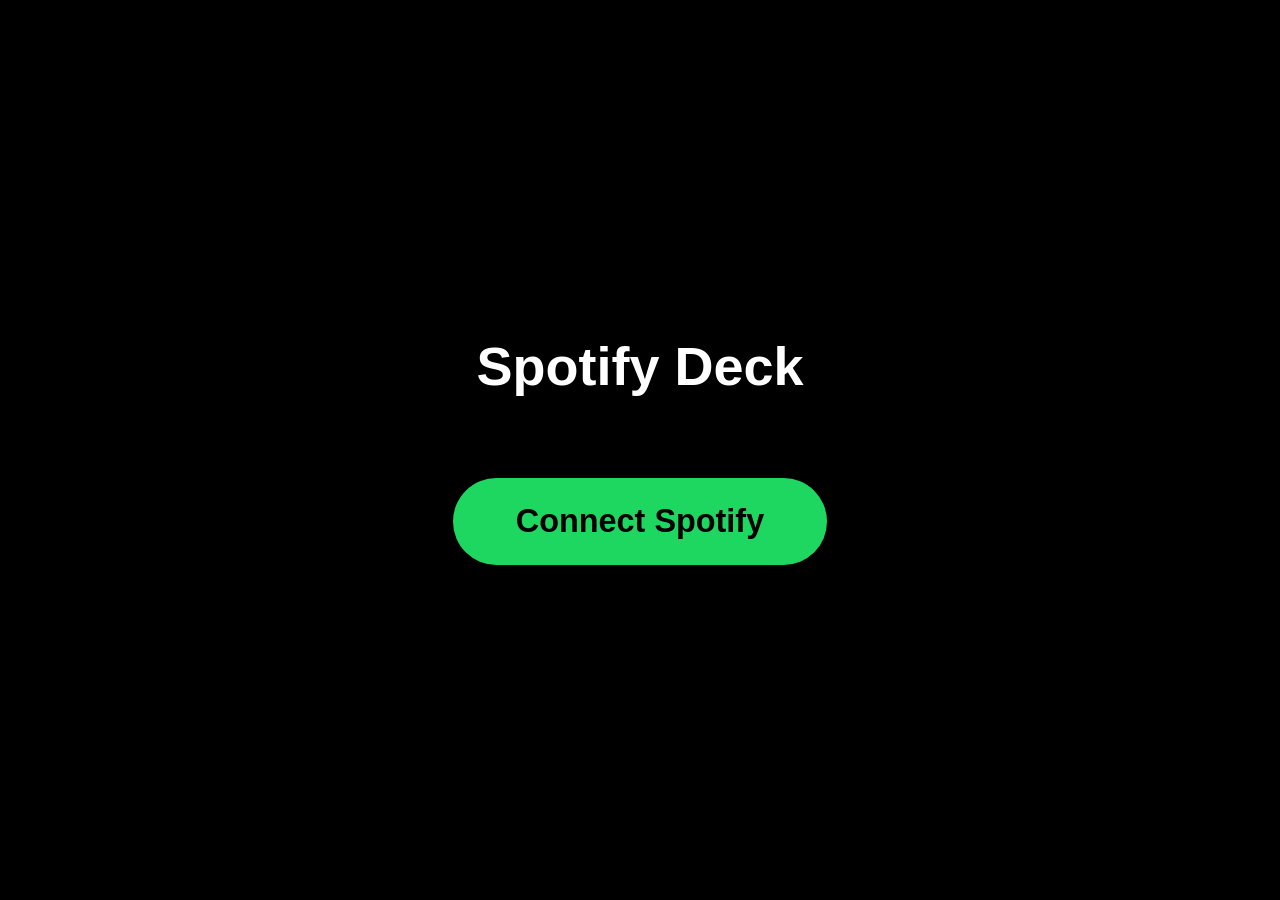
<file: index.html>
<!DOCTYPE html>
<html lang="en" manifest="deck.appcache">
<head>
  <meta charset="utf-8">
  <meta name="viewport" content="width=device-width, initial-scale=1, maximum-scale=1, user-scalable=no, viewport-fit=cover">
  <meta name="apple-mobile-web-app-capable" content="yes">
  <meta name="mobile-web-app-capable" content="yes">
  <meta name="apple-mobile-web-app-status-bar-style" content="black-translucent">
  <meta name="apple-mobile-web-app-title" content="Deck">
  <meta name="format-detection" content="telephone=no">
  <meta name="referrer" content="no-referrer">
  <!-- The login lives in this page's storage, so only run our own scripts (and the QR code maker)
       and only talk to Spotify. -->
  <meta http-equiv="Content-Security-Policy" content="script-src 'self' https://cdnjs.cloudflare.com; connect-src 'self' https://api.spotify.com https://accounts.spotify.com https://open.spotify.com; object-src 'none'; base-uri 'self'; form-action 'none'">
  <title>Spotify Deck</title>
  <link rel="apple-touch-icon" href="icon.png">
  <link rel="icon" href="icon.png">
  <link rel="stylesheet" href="css/deck.css">
  <link rel="stylesheet" href="css/records.css">
</head>
<body>
  <!-- Album-art background: two tiny canvases, scaled up and crossfaded -->
  <canvas id="bg0" class="bg" width="10" height="10"></canvas>
  <canvas id="bg1" class="bg" width="10" height="10"></canvas>

  <!-- First-run login (should only ever be seen once) -->
  <section id="login" class="screen hidden">
    <div class="login-box">
      <h1>Spotify Deck</h1>
      <p id="login-msg" class="login-msg"></p>
      <button id="login-btn" class="big-btn">Connect Spotify</button>
      <p id="login-hint" class="fine login-hint hidden">Spotify's login page doesn't work on iOS 12,
        so the login comes from a computer:<br><br>
        1. On the computer, open this deck's address and connect Spotify.<br>
        2. Hold its top-left corner for 2 seconds and choose <b>Send login to iPad</b>.<br>
        3. On this iPad, end Guided Access and delete the Deck icon.<br>
        4. Scan the code with the Camera app and tap the banner.<br>
        5. Tap <b>Share → Add to Home Screen</b>, then open Deck.</p>
    </div>
  </section>

  <!-- Now playing: the layout template below is stamped in here -->
  <main id="deck" class="screen hidden"></main>

  <!-- Idle clock when nothing is playing; drifts to avoid burn-in -->
  <section id="idle" class="screen hidden">
    <div id="clock" class="clock">
      <div id="clock-time" class="clock-time"></div>
      <div id="clock-date" class="clock-date"></div>
      <div id="clock-note" class="clock-note"></div>
    </div>
  </section>

  <!-- Record player: the bookshelf of saved albums, and a record's sleeve (js/records.js) -->
  <section id="shelf" class="shelf hidden">
    <div class="shelf-top">
      <span class="shelf-title">Records</span>
      <span id="shelf-count" class="shelf-count"></span>
      <form id="shelf-filter-form" class="shelf-search" action="#">
        <svg viewBox="0 0 24 24"><path d="M15.5 14h-.79l-.28-.27C15.41 12.59 16 11.11 16 9.5 16 5.91 13.09 3 9.5 3S3 5.91 3 9.5 5.91 16 9.5 16c1.61 0 3.09-.59 4.23-1.57l.27.28v.79l5 4.99L20.49 19l-4.99-5zm-6 0C7.01 14 5 11.99 5 9.5S7.01 5 9.5 5 14 7.01 14 9.5 11.99 14 9.5 14z"/></svg>
        <input id="shelf-filter" type="search" placeholder="Find a record"
          autocomplete="off" autocorrect="off" autocapitalize="off" spellcheck="false">
      </form>
      <button id="shelf-close" class="ctl shelf-close" aria-label="Close the shelf"><svg viewBox="0 0 24 24"><path d="M19 6.41L17.59 5 12 10.59 6.41 5 5 6.41 10.59 12 5 17.59 6.41 19 12 13.41 17.59 19 19 17.59 13.41 12z"/></svg></button>
    </div>
    <div class="shelf-bar">
      <span class="seg">
        <button data-shelf-view="covers">Covers</button><button data-shelf-view="spines">Spines</button>
      </span>
      <span class="seg shelf-sort">
        <button data-shelf-sort="added">Recently added</button><button data-shelf-sort="artist">Artist</button><button data-shelf-sort="title">Title</button>
      </span>
    </div>
    <div id="shelf-body" class="shelf-body scroll"><div id="shelf-rack" class="shelf-rack"></div></div>
    <div id="shelf-rail" class="shelf-rail"></div>
  </section>

  <section id="sleeve" class="sleeve hidden">
    <div class="sleeve-art">
      <div id="sleeve-disc" class="sleeve-disc"><i id="sleeve-label" class="sleeve-label"></i></div>
      <img id="sleeve-front" class="sleeve-front" alt="">
    </div>
    <div class="sleeve-back">
      <button id="sleeve-close" class="ctl sleeve-close" aria-label="Back to the shelf"><svg viewBox="0 0 24 24"><path d="M19 6.41L17.59 5 12 10.59 6.41 5 5 6.41 10.59 12 5 17.59 6.41 19 12 13.41 17.59 19 19 17.59 13.41 12z"/></svg></button>
      <div id="sleeve-title" class="sleeve-title"></div>
      <div id="sleeve-artist" class="sleeve-artist"></div>
      <div id="sleeve-format" class="sleeve-format"></div>
      <div id="sleeve-sides" class="sleeve-sides scroll"></div>
    </div>
  </section>

  <!-- Screen dim (set in settings) -->
  <div id="dim" class="dim"></div>
  <div id="status" class="status hidden"></div>

  <!-- Sheets -->
  <div id="scrim" class="scrim hidden"></div>

  <div id="picker" class="sheet hidden">
    <div class="sheet-header">
      <span class="sheet-title">Add to playlist<span id="picker-song" class="sheet-sub"></span></span>
      <button class="ctl sheet-close" aria-label="Close"><svg viewBox="0 0 24 24"><path d="M19 6.41L17.59 5 12 10.59 6.41 5 5 6.41 10.59 12 5 17.59 6.41 19 12 13.41 17.59 19 19 17.59 13.41 12z"/></svg></button>
    </div>
    <ul id="picker-list" class="sheet-list scroll"></ul>
  </div>

  <!-- Browse: your playlists, For you, one playlist's songs, or a search once something is typed -->
  <div id="browse" class="sheet hidden">
    <div class="sheet-header">
      <button id="browse-back" class="ctl sheet-back hidden" aria-label="Back"><svg viewBox="0 0 24 24"><path d="M20 11H7.83l5.59-5.59L12 4l-8 8 8 8 1.41-1.41L7.83 13H20v-2z"/></svg></button>
      <span id="browse-title" class="sheet-title">Browse</span>
      <button class="ctl sheet-close" aria-label="Close"><svg viewBox="0 0 24 24"><path d="M19 6.41L17.59 5 12 10.59 6.41 5 5 6.41 10.59 12 5 17.59 6.41 19 12 13.41 17.59 19 19 17.59 13.41 12z"/></svg></button>
    </div>
    <form id="search-form" class="search" action="#">
      <svg class="search-icon" viewBox="0 0 24 24"><path d="M15.5 14h-.79l-.28-.27C15.41 12.59 16 11.11 16 9.5 16 5.91 13.09 3 9.5 3S3 5.91 3 9.5 5.91 16 9.5 16c1.61 0 3.09-.59 4.23-1.57l.27.28v.79l5 4.99L20.49 19l-4.99-5zm-6 0C7.01 14 5 11.99 5 9.5S7.01 5 9.5 5 14 7.01 14 9.5 11.99 14 9.5 14z"/></svg>
      <input id="search-input" class="search-input" type="search" placeholder="Search songs, artists and albums"
        autocomplete="off" autocorrect="off" autocapitalize="off" spellcheck="false">
      <button id="search-clear" class="search-clear hidden" type="button" aria-label="Clear search"><svg viewBox="0 0 24 24"><path d="M19 6.41L17.59 5 12 10.59 6.41 5 5 6.41 10.59 12 5 17.59 6.41 19 12 13.41 17.59 19 19 17.59 13.41 12z"/></svg></button>
    </form>
    <div id="browse-tabs" class="seg browse-tabs"><button data-tab="playlists">Playlists</button><button data-tab="foryou">For you</button></div>
    <ul id="browse-list" class="sheet-list scroll"></ul>
  </div>

  <div id="newpl" class="sheet hidden">
    <div class="sheet-header">
      <span class="sheet-title"><span id="newpl-title">New playlist</span><span id="newpl-song" class="sheet-sub"></span></span>
      <button class="ctl sheet-close" aria-label="Close"><svg viewBox="0 0 24 24"><path d="M19 6.41L17.59 5 12 10.59 6.41 5 5 6.41 10.59 12 5 17.59 6.41 19 12 13.41 17.59 19 19 17.59 13.41 12z"/></svg></button>
    </div>
    <form id="newpl-form" action="#">
      <div class="search">
        <input id="newpl-name" class="search-input" type="text" placeholder="Name" maxlength="100"
          autocomplete="off" autocorrect="off" spellcheck="false">
      </div>
      <button id="newpl-create" class="wide-btn newpl-create">Create</button>
      <p id="newpl-msg" class="newpl-msg"></p>
    </form>
  </div>

  <div id="devices" class="sheet hidden">
    <div class="sheet-header">
      <span>Play on</span>
      <button class="ctl sheet-close" aria-label="Close"><svg viewBox="0 0 24 24"><path d="M19 6.41L17.59 5 12 10.59 6.41 5 5 6.41 10.59 12 5 17.59 6.41 19 12 13.41 17.59 19 19 17.59 13.41 12z"/></svg></button>
    </div>
    <ul id="devices-list" class="sheet-list scroll"></ul>
  </div>

  <!-- Hidden settings: 2 s long-press in the top-left corner -->
  <div id="settings-hotspot" class="hotspot"></div>
  <div id="settings" class="sheet hidden">
    <div class="sheet-header">
      <span>Settings</span>
      <button class="ctl sheet-close" aria-label="Close"><svg viewBox="0 0 24 24"><path d="M19 6.41L17.59 5 12 10.59 6.41 5 5 6.41 10.59 12 5 17.59 6.41 19 12 13.41 17.59 19 19 17.59 13.41 12z"/></svg></button>
    </div>
    <div class="sheet-body scroll">
      <div class="row">
        <span class="row-label">Mode</span>
        <span class="seg">
          <button data-setting="mode" data-value="classic">Classic</button><button data-setting="mode" data-value="record">Record player</button>
        </span>
      </div>
      <div class="row">
        <span class="row-label">Dim screen</span>
        <span class="seg">
          <button data-setting="dim" data-value="0">Off</button><button data-setting="dim" data-value="1">Low</button><button data-setting="dim" data-value="2">High</button>
        </span>
      </div>
      <div class="row">
        <span class="row-label">Idle clock</span>
        <span class="seg">
          <button data-setting="idleDim" data-value="0">Dim</button><button data-setting="idleDim" data-value="1">Dimmer</button>
        </span>
      </div>
      <button id="devices-btn" class="wide-btn">Choose device</button>
      <button id="pair-btn" class="wide-btn">Send login to iPad</button>
      <button id="diag-btn" class="wide-btn">Diagnostics</button>
      <button id="reload-btn" class="wide-btn">Reload</button>
      <button id="logout-btn" class="wide-btn danger">Log out</button>
      <p id="login-expiry" class="fine"></p>
    </div>
  </div>

  <!-- What went wrong lately: the iPad has no console -->
  <div id="diag" class="sheet hidden">
    <div class="sheet-header">
      <span>Diagnostics</span>
      <button class="ctl sheet-close" aria-label="Close"><svg viewBox="0 0 24 24"><path d="M19 6.41L17.59 5 12 10.59 6.41 5 5 6.41 10.59 12 5 17.59 6.41 19 12 13.41 17.59 19 19 17.59 13.41 12z"/></svg></button>
    </div>
    <ul id="diag-list" class="sheet-list diag-list scroll"></ul>
  </div>

  <!-- Pairing: a QR code that hands this browser's login to the iPad -->
  <div id="pairing" class="sheet hidden">
    <div class="sheet-header">
      <span>Send login to iPad</span>
      <button class="ctl sheet-close" aria-label="Close"><svg viewBox="0 0 24 24"><path d="M19 6.41L17.59 5 12 10.59 6.41 5 5 6.41 10.59 12 5 17.59 6.41 19 12 13.41 17.59 19 19 17.59 13.41 12z"/></svg></button>
    </div>
    <div class="sheet-body scroll pair-body">
      <div id="pair-qr" class="pair-qr"></div>
      <p class="fine">On the iPad, open the <b>Camera</b> app, point it at this code and tap the banner.
        In Safari, tap <b>Share → Add to Home Screen</b>, then open Deck from the Home Screen.
        This browser is now logged out. Close this when you're done.</p>
    </div>
  </div>

  <div id="toast" class="toast hidden"></div>

  <!-- ===== Layout (see the comment at the top of js/deck.js) =====
       Responsive, blurred album-art background. Up next opens with the queue button. -->
  <template id="tpl-classic">
    <div class="theme t-classic">
      <img class="art" data-art alt="">
      <div class="meta">
        <div class="title" data-t="title"></div>
        <div class="artist" data-t="artist"></div>
        <div class="album" data-t="album"></div>
        <div class="seek" data-seek-control>
          <div class="progress"><div class="progress-fill" data-p="s"></div></div>
          <div class="seek-rail" data-p="x"><div class="seek-thumb"></div></div>
        </div>
        <div class="times"><span data-t="elapsed"></span><button class="device" data-action="devices" aria-label="Choose device"><svg viewBox="0 0 24 24"><path d="M17 2H7c-1.1 0-2 .9-2 2v16c0 1.1.9 2 2 2h10c1.1 0 2-.9 2-2V4c0-1.1-.9-2-2-2zm-5 2c1.1 0 2 .9 2 2s-.9 2-2 2-2-.9-2-2 .9-2 2-2zm0 16c-2.76 0-5-2.24-5-5s2.24-5 5-5 5 2.24 5 5-2.24 5-5 5zm0-8c-1.66 0-3 1.34-3 3s1.34 3 3 3 3-1.34 3-3-1.34-3-3-3z"/></svg><span data-t="status"></span></button><span data-t="duration"></span></div>
        <div class="controls">
          <button class="ctl ctl-like" data-action="like" aria-label="Like">
            <svg class="i-heart-off" viewBox="0 0 24 24"><path d="M16.5 3c-1.74 0-3.41.81-4.5 2.09C10.91 3.81 9.24 3 7.5 3 4.42 3 2 5.42 2 8.5c0 3.78 3.4 6.86 8.55 11.54L12 21.35l1.45-1.32C18.6 15.36 22 12.28 22 8.5 22 5.42 19.58 3 16.5 3zm-4.4 15.55l-.1.1-.1-.1C7.14 14.24 4 11.39 4 8.5 4 6.5 5.5 5 7.5 5c1.54 0 3.04.99 3.57 2.36h1.87C13.46 5.99 14.96 5 16.5 5c2 0 3.5 1.5 3.5 3.5 0 2.89-3.14 5.74-7.9 10.05z"/></svg>
            <svg class="i-heart-on" viewBox="0 0 24 24"><path d="M12 21.35l-1.45-1.32C5.4 15.36 2 12.28 2 8.5 2 5.42 4.42 3 7.5 3c1.74 0 3.41.81 4.5 2.09C13.09 3.81 14.76 3 16.5 3 19.58 3 22 5.42 22 8.5c0 3.78-3.4 6.86-8.55 11.54L12 21.35z"/></svg>
          </button>
          <button class="ctl" data-action="prev" aria-label="Previous"><svg class="i-skip" viewBox="0 0 24 24"><path d="M6 6h2v12H6zm3.5 6l8.5 6V6z"/></svg><svg class="i-ep" viewBox="0 0 24 24"><path d="M12 5V1L7 6l5 5V7c3.31 0 6 2.69 6 6s-2.69 6-6 6-6-2.69-6-6H4c0 4.42 3.58 8 8 8s8-3.58 8-8-3.58-8-8-8z"/><text x="12" y="15.6" text-anchor="middle" font-size="7" font-weight="700">15</text></svg></button>
          <button class="ctl ctl-main" data-action="play" aria-label="Play or pause">
            <svg class="i-play" viewBox="0 0 24 24"><path d="M8 5v14l11-7z"/></svg>
            <svg class="i-pause" viewBox="0 0 24 24"><path d="M6 19h4V5H6v14zm8-14v14h4V5h-4z"/></svg>
          </button>
          <button class="ctl" data-action="next" aria-label="Next"><svg class="i-skip" viewBox="0 0 24 24"><path d="M6 18l8.5-6L6 6v12zM16 6v12h2V6h-2z"/></svg><svg class="i-ep" viewBox="0 0 24 24"><path d="M12 5V1l5 5-5 5V7c-3.31 0-6 2.69-6 6s2.69 6 6 6 6-2.69 6-6h2c0 4.42-3.58 8-8 8s-8-3.58-8-8 3.58-8 8-8z"/><text x="12" y="15.6" text-anchor="middle" font-size="7" font-weight="700">30</text></svg></button>
          <button class="ctl" data-action="add" aria-label="Add to playlist"><svg viewBox="0 0 24 24"><path d="M14 10H2v2h12v-2zm0-4H2v2h12V6zm4 8v-4h-2v4h-4v2h4v4h2v-4h4v-2h-4zM2 16h8v-2H2v2z"/></svg></button>
          <button class="ctl" data-action="browse" aria-label="Browse playlists and search"><svg viewBox="0 0 24 24"><path d="M15.5 14h-.79l-.28-.27C15.41 12.59 16 11.11 16 9.5 16 5.91 13.09 3 9.5 3S3 5.91 3 9.5 5.91 16 9.5 16c1.61 0 3.09-.59 4.23-1.57l.27.28v.79l5 4.99L20.49 19l-4.99-5zm-6 0C7.01 14 5 11.99 5 9.5S7.01 5 9.5 5 14 7.01 14 9.5 11.99 14 9.5 14z"/></svg></button>
        </div>
        <div class="c-extras">
          <button class="ctl c-mode c-shuffle" data-action="shuffle" aria-label="Shuffle"><svg viewBox="0 0 24 24"><path d="M10.59 9.17L5.41 4 4 5.41l5.17 5.17 1.42-1.41zM14.5 4l2.04 2.04L4 18.59 5.41 20 17.96 7.46 20 9.5V4h-5.5zm.33 9.41l-1.41 1.41 3.13 3.13L14.5 20H20v-5.5l-2.04 2.04-3.13-3.13z"/></svg></button>
          <button class="ctl c-mode c-repeat" data-action="repeat" aria-label="Repeat"><svg viewBox="0 0 24 24"><path d="M7 7h10v3l4-4-4-4v3H5v6h2V7zm10 10H7v-3l-4 4 4 4v-3h12v-6h-2v4z"/><text class="i-one" x="12" y="14.6" text-anchor="middle" font-size="7.5" font-weight="700">1</text></svg></button>
          <div class="c-vol" data-show="volume">
            <svg class="c-volicon" viewBox="0 0 24 24"><path d="M18.5 12c0-1.77-1.02-3.29-2.5-4.03v8.05c1.48-.73 2.5-2.25 2.5-4.02zM5 9v6h4l5 5V4L9 9H5z"/></svg>
            <div class="c-voltrack" data-vol-control="slider" role="slider" aria-label="Volume"><div class="c-volfill" data-v="w"></div><div class="c-volthumb" data-v="l"></div></div>
            <svg class="c-volicon" viewBox="0 0 24 24"><path d="M3 9v6h4l5 5V4L7 9H3zm13.5 3c0-1.77-1.02-3.29-2.5-4.03v8.05c1.48-.73 2.5-2.25 2.5-4.02zM14 3.23v2.06c2.89.86 5 3.54 5 6.71s-2.11 5.85-5 6.71v2.06c4.01-.91 7-4.49 7-8.77s-2.99-7.86-7-8.77z"/></svg>
          </div>
          <button class="ctl c-queue-btn" data-action="queue" aria-label="Show or hide up next"><svg viewBox="0 0 24 24"><path d="M15 6H3v2h12V6zm0 4H3v2h12v-2zM3 16h8v-2H3v2zM17 6v8.18c-.31-.11-.65-.18-1-.18-1.66 0-3 1.34-3 3s1.34 3 3 3 3-1.34 3-3V8h3V6h-5z"/></svg></button>
        </div>
        <div class="c-queue">
          <div class="c-label">Up next</div>
          <div class="c-qlist scroll" data-queue-list></div>
          <div class="c-qempty" data-show="!queue">Nothing queued</div>
        </div>
      </div>
    </div>
  </template>

  <!-- Record player: drawn at 1024×768 and scaled to the screen. js/records.js places the
       platter and tonearm and runs them; data-rec marks its buttons and texts. -->
  <template id="tpl-turntable">
    <div class="tt">
      <i class="tt-glow"></i>
      <div class="tt-plinth"></div>
      <div class="tt-mat" data-rec="platter"><span class="tt-hint">Tap to choose a record</span></div>
      <div class="tt-flip"><canvas class="tt-vinyl"></canvas></div>
      <i class="tt-sheen"></i>
      <i class="tt-spindle"></i>
      <i class="tt-armrest"></i>
      <i class="tt-armbase"></i>
      <div class="tt-arm"><i class="tt-weight"></i><i class="tt-tube"></i><i class="tt-head"></i><i class="tt-grab"></i></div>
      <button class="tt-start" data-rec="motor" aria-label="Start or stop the platter">
        <i class="tt-led"></i><span class="lbl-start">Start</span><span class="lbl-stop">Stop</span>
      </button>
      <div class="tt-speed"><span class="sp-33">33⅓</span><span class="sp-45">45</span></div>
      <div class="tt-panel">
        <button class="tt-btn tt-records" data-rec="shelf">
          <svg viewBox="0 0 24 24"><path d="M3 4h3v16H3zm4.5 0h3v16h-3zm4.6.6l2.9-.8 4.2 15.4-2.9.8z"/></svg>Records
        </button>
        <div class="tt-stand"><img class="tt-cover" alt=""><span class="tt-stand-empty">No record</span></div>
        <div class="tt-info">
          <div class="tt-side" data-rec-t="side"></div>
          <div class="tt-album" data-rec-t="album"></div>
          <div class="tt-artist" data-rec-t="artist"></div>
          <div class="tt-track" data-rec-t="track"></div>
          <div class="tt-time" data-rec-t="time"></div>
        </div>
        <div class="tt-elsewhere hidden">
          <div class="tt-elsewhere-text" data-rec-t="elsewhere"></div>
          <button class="tt-btn tt-small" data-action="play">Pause it</button>
        </div>
        <div class="tt-buttons">
          <button class="tt-btn tt-cue" data-rec="cue">
            <svg viewBox="0 0 24 24"><path d="M5 19h14v2H5zM11 3h2v11.2l3.6-3.6 1.4 1.4-6 6-6-6 1.4-1.4 3.6 3.6z"/></svg><span data-rec-t="cue"></span>
          </button>
          <button class="tt-btn tt-flipbtn" data-rec="flip">
            <svg viewBox="0 0 24 24"><path d="M12 4a8 8 0 0 1 7.7 5.9l1.9-.6A10 10 0 0 0 4 7.3V4H2v7h7V9H5.1A8 8 0 0 1 12 4zm0 16a8 8 0 0 1-7.7-5.9l-1.9.6A10 10 0 0 0 20 16.7V20h2v-7h-7v2h3.9A8 8 0 0 1 12 20z"/></svg>Flip record
          </button>
        </div>
        <div class="tt-vol" data-show="volume">
          <svg viewBox="0 0 24 24"><path d="M5 9v6h4l5 5V4L9 9H5z"/></svg>
          <div class="tt-voltrack" data-vol-control role="slider" aria-label="Volume"><div class="tt-volfill" data-v="w"></div><i class="tt-volthumb" data-v="l"></i></div>
        </div>
      </div>
    </div>
  </template>

  <script src="js/version.js"></script>
  <script src="js/config.js"></script>
  <script src="js/log.js"></script>
  <script src="js/auth.js"></script>
  <script src="js/spotify.js"></script>
  <script src="js/queue.js"></script>
  <script src="js/foryou.js"></script>
  <script src="js/browse.js"></script>
  <script src="js/records.js"></script>
  <script src="js/deck.js"></script>
</body>
</html>
</file>
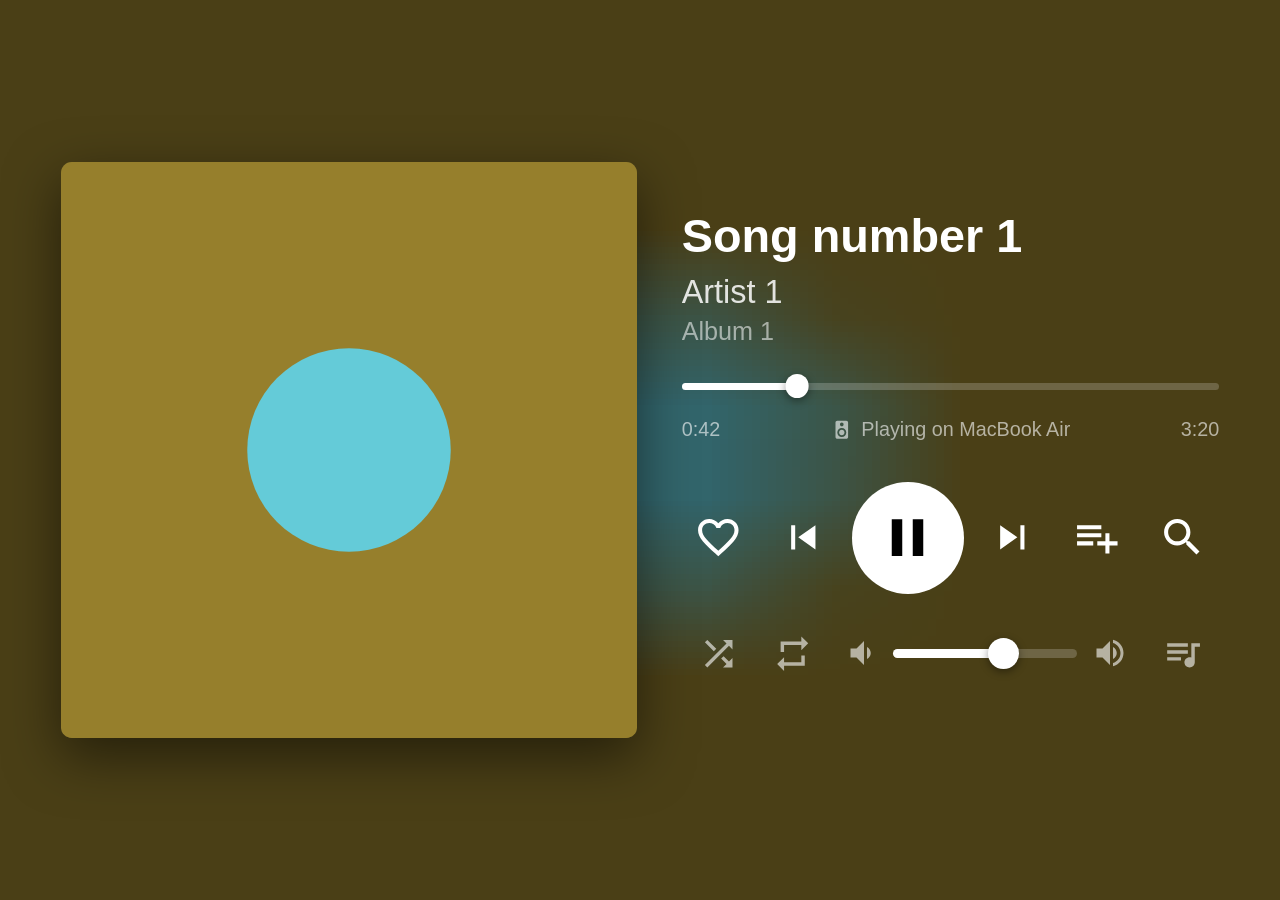
<file: tests/mock.html>
<!DOCTYPE html>
<meta charset="utf-8">
<!-- The real deck with a fake Spotify: ./serve.sh, then http://127.0.0.1:8888/tests/mock.html -->
<script>
  var xhr = new XMLHttpRequest();
  xhr.open('GET', '../index.html', false);
  xhr.send();
  document.open();
  document.write(xhr.responseText
    .replace(' manifest="deck.appcache"', '')
    .replace('<head>', '<head><base href="../">')
    .replace('<script src="js/version.js">', '<script src="tests/mock-spotify.js"><\/script><script src="js/version.js">'));
  document.close();
</script>
</file>
<file: css/deck.css>
/* Spotify Deck: landscape-first, big touch targets, no zoom or selection.
   Targets Safari 12.1: no flexbox gap, no aspect-ratio, no inset. */
* { box-sizing: border-box; -webkit-tap-highlight-color: transparent; }
html, body {
  margin: 0; height: 100%; overflow: hidden; position: fixed; width: 100%;
  background: #000; color: #fff;
  font-family: -apple-system, "Helvetica Neue", Helvetica, Arial, sans-serif;
  -webkit-user-select: none; user-select: none;
  -webkit-touch-callout: none;
  -webkit-text-size-adjust: 100%;
  touch-action: manipulation;
}
button {
  font: inherit; color: inherit; background: none; border: 0; padding: 0; margin: 0;
  outline: none; -webkit-appearance: none; cursor: pointer;
}
svg { display: block; }
.t-classic svg, .sheet-header svg { fill: currentColor; }
.hidden { display: none !important; }

/* Background: a 10×10 canvas stretched to full screen reads as a soft blur */
.bg {
  position: fixed; top: 0; left: 0; width: 100%; height: 100%;
  opacity: 0; transition: opacity 1.2s ease;
}
.bg.on { opacity: 1; }

.screen {
  position: fixed; top: 0; left: 0; right: 0; bottom: 0;
  display: -webkit-flex; display: flex; -webkit-align-items: center; align-items: center;
  -webkit-justify-content: center; justify-content: center;
}

/* ---- Now playing ---- */
/* Two-state icons */
.i-pause, .i-heart-on, .i-ep, .i-one { display: none; }
.is-episode .i-skip { display: none; }
.is-episode .i-ep, .is-repeat-one .i-one { display: block; }
.is-playing .i-play, .is-liked .i-heart-off { display: none; }
.is-playing .i-pause, .is-liked .i-heart-on { display: block; }

.t-classic {
  width: 100%; height: 100%; padding: 5vmin; background: rgba(0, 0, 0, 0.5);
  display: -webkit-flex; display: flex; -webkit-align-items: center; align-items: center;
  -webkit-justify-content: center; justify-content: center;
}
.art {
  width: 64vmin; height: 64vmin; -webkit-flex: none; flex: none;
  border-radius: 1.2vmin; object-fit: cover; background: rgba(255, 255, 255, 0.06);
  box-shadow: 0 2vmin 6vmin rgba(0, 0, 0, 0.5);
  transition: opacity 0.35s ease;
}
.art.fading, .is-skipping .art { opacity: 0.3; }
.meta { margin-left: 5vmin; -webkit-flex: 0 1 42vw; flex: 0 1 42vw; min-width: 0; max-width: 80vmin; }
.title {
  font-size: 5.2vmin; font-weight: 700; line-height: 1.15;
  display: -webkit-box; -webkit-line-clamp: 2; -webkit-box-orient: vertical; overflow: hidden;
}
.artist, .album, .device span { white-space: nowrap; overflow: hidden; text-overflow: ellipsis; }
.artist { font-size: 3.6vmin; opacity: 0.85; margin-top: 1.2vmin; }
.album { font-size: 2.8vmin; opacity: 0.55; margin-top: 0.6vmin; }

/* Progress bar inside a taller touch area, so a finger can drag it */
.seek { position: relative; height: 6vmin; margin-top: 1.5vmin; touch-action: none; }
.progress {
  position: absolute; left: 0; right: 0; top: 2.6vmin;
  height: 0.8vmin; background: rgba(255, 255, 255, 0.2); border-radius: 0.4vmin; overflow: hidden;
}
.progress-fill {
  height: 100%; width: 100%; background: #fff;
  -webkit-transform-origin: 0 0; transform-origin: 0 0;
  -webkit-transform: scaleX(0); transform: scaleX(0);
  transition: -webkit-transform 1s linear; transition: transform 1s linear;
}

.seek-thumb {
  display: none; position: absolute; left: 0; top: 1.7vmin; width: 2.6vmin; height: 2.6vmin; margin-left: -1.3vmin;
  border-radius: 50%; background: #fff; box-shadow: 0 0.3vmin 1vmin rgba(0, 0, 0, 0.4);
}
/* A full-width strip that slides along with the thumb on it: moving it by transform costs no layout */
.seek-rail {
  position: absolute; top: 0; left: 0; width: 100%; height: 100%; pointer-events: none;
  transition: -webkit-transform 1s linear; transition: transform 1s linear;
}
.can-seek .seek-thumb { display: block; }
.seeking .seek-thumb { top: 1.2vmin; width: 3.6vmin; height: 3.6vmin; margin-left: -1.8vmin; }
.seeking .progress-fill, .seeking .seek-rail { transition: none; }
.times {
  display: -webkit-flex; display: flex; -webkit-align-items: center; align-items: center;
  font-size: 2.2vmin; font-variant-numeric: tabular-nums;
}
.times > span:first-child, .times > span:last-child { -webkit-flex: none; flex: none; opacity: 0.6; }
/* The device name is a button, with a touch area taller than its text */
.device {
  -webkit-flex: 1; flex: 1; min-width: 0; height: 6.4vmin; margin: -1.4vmin 1.5vmin; padding: 0 1vmin;
  border-radius: 1.4vmin; opacity: 0.6; visibility: hidden;
  display: -webkit-flex; display: flex; -webkit-align-items: center; align-items: center;
  -webkit-justify-content: center; justify-content: center;
}
.has-device .device { visibility: visible; }
.device:active { background: rgba(255, 255, 255, 0.15); }
.device svg { width: 2.4vmin; height: 2.4vmin; margin-right: 1vmin; -webkit-flex: none; flex: none; }
.device span { min-width: 0; }
.seeking .times > span:first-child { opacity: 1; font-weight: 600; }

.controls {
  display: -webkit-flex; display: flex; -webkit-align-items: center; align-items: center;
  -webkit-justify-content: space-between; justify-content: space-between;
  margin-top: 4vmin;
}
.ctl {
  width: 12vmin; height: 12vmin; border-radius: 50%;
  display: -webkit-flex; display: flex; -webkit-align-items: center; align-items: center;
  -webkit-justify-content: center; justify-content: center;
}
.ctl svg { width: 6.5vmin; height: 6.5vmin; }
.ctl:active { background: rgba(255, 255, 255, 0.15); }
.ctl-main { width: 17vmin; height: 17vmin; background: #fff; color: #000; }
.ctl-main svg { width: 9vmin; height: 9vmin; }
.ctl-main:active { background: rgba(255, 255, 255, 0.75); }

.is-liked .ctl-like { color: #1ed760; }

/* Six buttons have to fit beside the art in landscape. flex: none keeps them round
   (shrinking only their width would squash them into ovals). */
.controls .ctl { -webkit-flex: none; flex: none; }
@media (orientation: landscape) {
  .controls .ctl { width: 8.2vmin; height: 8.2vmin; }
  .controls .ctl svg { width: 5.4vmin; height: 5.4vmin; }
  .controls .ctl-main { width: 12.5vmin; height: 12.5vmin; }
  .controls .ctl-main svg { width: 7vmin; height: 7vmin; }
}

/* Volume slider and the Up next button, under the controls */
.c-extras {
  display: -webkit-flex; display: flex; -webkit-align-items: center; align-items: center; margin-top: 2.5vmin;
}
.c-vol { -webkit-flex: 1; flex: 1; min-width: 0; margin-right: 2vmin; display: -webkit-flex; display: flex; -webkit-align-items: center; align-items: center; }
.c-volicon { width: 4vmin; height: 4vmin; -webkit-flex: none; flex: none; opacity: 0.6; }
.c-voltrack { -webkit-flex: 1; flex: 1; height: 8vmin; margin: 0 1.6vmin; position: relative; touch-action: none; }
.c-voltrack:before {
  content: ''; position: absolute; left: 0; right: 0; top: 3.5vmin; height: 1vmin; border-radius: 0.5vmin;
  background: rgba(255, 255, 255, 0.2);
}
.c-volfill { position: absolute; left: 0; top: 3.5vmin; width: 0; height: 1vmin; border-radius: 0.5vmin; background: #fff; }
.c-volthumb {
  position: absolute; left: 0; top: 2.25vmin; width: 3.5vmin; height: 3.5vmin; margin-left: -1.75vmin;
  border-radius: 50%; background: #fff; box-shadow: 0 0.3vmin 1vmin rgba(0, 0, 0, 0.4);
}
.c-queue-btn, .c-mode { width: 8.2vmin; height: 8.2vmin; -webkit-flex: none; flex: none; opacity: 0.6; }
.c-queue-btn { margin-left: auto; }
.c-queue-btn svg, .c-mode svg { width: 4.6vmin; height: 4.6vmin; }
.c-shuffle, .c-repeat { display: none; }
.can-shuffle .c-shuffle, .can-repeat .c-repeat { display: -webkit-flex; display: flex; }
.c-repeat { margin-right: 1.5vmin; }
.queue-open .c-queue-btn, .is-shuffled .c-shuffle, .is-repeat-all .c-repeat, .is-repeat-one .c-repeat { opacity: 1; color: #1ed760; }

/* Up next */
.c-queue { display: none; margin-top: 2vmin; text-align: left; }
.queue-open .c-queue { display: block; }
.c-label { font-size: 2vmin; font-weight: 600; letter-spacing: 0.2vmin; text-transform: uppercase; opacity: 0.55; margin-bottom: 0.6vmin; }
/* About three and a quarter rows, so a cut-off row shows there's more to scroll */
.c-qlist { max-height: 24vmin; overflow-y: auto; -webkit-overflow-scrolling: touch; }
.c-qrow { position: relative; overflow: hidden; }
.c-qslide {
  display: -webkit-flex; display: flex; -webkit-align-items: center; align-items: center; padding: 0.9vmin 0;
  transition: -webkit-transform 0.2s ease; transition: transform 0.2s ease;
}
.c-qslide:active { opacity: 0.6; }
/* Swipe left on a row to slide this in from the right */
.c-qremove {
  position: absolute; top: 0; right: 0; bottom: 0; width: 18vmin;
  background: #e5484d; color: #fff; font-size: 2.4vmin; font-weight: 600;
  -webkit-transform: translateX(100%); transform: translateX(100%);
  transition: -webkit-transform 0.2s ease; transition: transform 0.2s ease;
}
.c-qrow.dragging .c-qslide, .c-qrow.dragging .c-qremove { transition: none; }
.c-qslide img { width: 5.6vmin; height: 5.6vmin; -webkit-flex: none; flex: none; border-radius: 0.6vmin; object-fit: cover; background: rgba(255, 255, 255, 0.08); }
.c-qtext { min-width: 0; margin-left: 1.8vmin; }
.c-qt, .c-qa { white-space: nowrap; overflow: hidden; text-overflow: ellipsis; }
.c-qt { font-size: 2.6vmin; font-weight: 600; }
.c-qa { font-size: 2.2vmin; opacity: 0.55; margin-top: 0.2vmin; }
.c-qempty { font-size: 2.4vmin; opacity: 0.5; padding: 1vmin 0; }

/* Portrait: stack the art above everything else */
@media (orientation: portrait) {
  .t-classic { -webkit-flex-direction: column; flex-direction: column; }
  /* Sized so the art, two-line title, controls and volume fit; smaller again with Up next open */
  .art { width: 54vmin; height: 54vmin; }
  .queue-open .art { width: 28vmin; height: 28vmin; }
  .meta { margin: 5vmin 0 0; -webkit-flex: none; flex: none; width: 78vmin; max-width: none; text-align: center; }
  .queue-open .meta { margin-top: 3vmin; }
}

/* ---- Idle clock ---- */
#idle { background: #000; }
.clock {
  text-align: center; opacity: 0.35;
  transition: -webkit-transform 50s linear, opacity 1s; transition: transform 50s linear, opacity 1s;
}
#idle.dimmer .clock { opacity: 0.16; }
.clock-time { font-size: 20vmin; font-weight: 200; line-height: 1; }
.clock-date { font-size: 3.4vmin; margin-top: 2vmin; }
.clock-note { font-size: 2.4vmin; margin-top: 3vmin; }

/* ---- Overlays ---- */
.dim { position: fixed; top: 0; left: 0; width: 100%; height: 100%; background: #000; opacity: 0; pointer-events: none; z-index: 5; }
.status {
  position: fixed; top: 2vmin; right: 2vmin; width: 1.4vmin; height: 1.4vmin;
  border-radius: 50%; background: #f5a623; opacity: 0.7; z-index: 6;
}
.hotspot { position: fixed; top: 0; left: 0; width: 12vmin; height: 12vmin; z-index: 30; }

.scrim { position: fixed; top: 0; left: 0; width: 100%; height: 100%; background: rgba(0, 0, 0, 0.55); z-index: 20; }
.sheet {
  position: fixed; top: 8vh; bottom: 8vh; left: 22vw; right: 22vw; z-index: 21;
  background: #1c1c1e; border-radius: 2vmin; padding: 1.5vmin 2.5vmin 2.5vmin;
  display: -webkit-flex; display: flex; -webkit-flex-direction: column; flex-direction: column;
}
#browse { top: 3vh; bottom: 3vh; left: 16vw; right: 16vw; }
@media (orientation: portrait) { .sheet, #browse { left: 6vw; right: 6vw; } }
.sheet-header {
  display: -webkit-flex; display: flex; -webkit-justify-content: space-between; justify-content: space-between;
  -webkit-align-items: center; align-items: center; font-size: 3.6vmin; font-weight: 600;
  -webkit-flex: none; flex: none;
}
.sheet-header .ctl { width: 9vmin; height: 9vmin; }
.sheet-header .ctl svg { width: 4.5vmin; height: 4.5vmin; }
.sheet-header .ctl { -webkit-flex: none; flex: none; }
.sheet-title { -webkit-flex: 1; flex: 1; min-width: 0; white-space: nowrap; overflow: hidden; text-overflow: ellipsis; }
.sheet-sub { margin-left: 1.6vmin; font-size: 2.6vmin; font-weight: 400; opacity: 0.55; }
.sheet-back { margin: 0 1vmin 0 -1.5vmin; }
.sheet-list, .sheet-body {
  list-style: none; margin: 1vmin 0 0; padding: 0; -webkit-flex: 1; flex: 1;
  overflow-y: auto; -webkit-overflow-scrolling: touch;
}
.sheet-list li {
  padding: 2.8vmin 1.5vmin; font-size: 3.2vmin; border-bottom: 1px solid rgba(255, 255, 255, 0.08);
  display: -webkit-flex; display: flex; -webkit-align-items: baseline; align-items: baseline;
}
.sheet-list .label { -webkit-flex: 1; flex: 1; min-width: 0; white-space: nowrap; overflow: hidden; text-overflow: ellipsis; }
.sheet-list li:active { background: rgba(255, 255, 255, 0.1); }
.sheet-list li.empty { opacity: 0.6; }
.sheet-list li.empty .label { white-space: normal; }
.sheet-list li.busy { opacity: 0.4; }
.sheet-list .note { -webkit-flex: none; flex: none; max-width: 40%; font-size: 2.4vmin; opacity: 0.5; margin-left: 2vmin; white-space: nowrap; overflow: hidden; text-overflow: ellipsis; }
.sheet-list li.section { font-size: 2.2vmin; opacity: 0.5; text-transform: uppercase; letter-spacing: 0.2vmin; padding: 2.4vmin 1.5vmin 1vmin; }
.sheet-list li.section:active { background: none; }
.sheet-list li.more { -webkit-justify-content: center; justify-content: center; opacity: 0.7; }

/* Browse: search box. Text must be selectable or iOS won't place a caret, and 16px or more stops
   Safari zooming in on focus (px, not vmin, so a small window can't drop below it). */
.search {
  position: relative; margin: 1.5vmin 0 0; -webkit-flex: none; flex: none;
  display: -webkit-flex; display: flex; -webkit-align-items: center; align-items: center;
  background: rgba(255, 255, 255, 0.1); border-radius: 1.4vmin;
}
.search svg { fill: currentColor; }
.search-icon { width: 4vmin; height: 4vmin; margin-left: 2vmin; opacity: 0.5; -webkit-flex: none; flex: none; }
.search-input {
  -webkit-flex: 1; flex: 1; min-width: 0; height: 9vmin; padding: 0 2vmin; margin: 0;
  font: inherit; font-size: 24px; color: #fff; background: none; border: 0; outline: none;
  border-radius: 0; -webkit-appearance: none; appearance: none;
  -webkit-user-select: text; user-select: text;
}
.search-input::-webkit-input-placeholder { color: rgba(255, 255, 255, 0.4); }
.search-input::-webkit-search-cancel-button, .search-input::-webkit-search-decoration { -webkit-appearance: none; }
.search-clear { width: 9vmin; height: 9vmin; -webkit-flex: none; flex: none; display: -webkit-flex; display: flex; -webkit-align-items: center; align-items: center; -webkit-justify-content: center; justify-content: center; opacity: 0.6; }
.search-clear svg { width: 3.6vmin; height: 3.6vmin; }

/* Browse: the Playlists and For you tabs, and For you's time ranges */
.browse-tabs { -webkit-flex: none; flex: none; margin-top: 1.4vmin; }
.browse-tabs button, .ranges .seg button { -webkit-flex: 1; flex: 1; padding: 1.7vmin 0; font-size: 2.6vmin; }
.ranges .seg { -webkit-flex: 1; flex: 1; }
.sheet-list li.ranges { padding: 1.4vmin 0; border: 0; }
.sheet-list li.ranges:active { background: none; }

/* Browse: song results */
.sheet-list li.track {
  display: -webkit-flex; display: flex; -webkit-align-items: center; align-items: center;
  padding: 1.4vmin 0 1.4vmin 1.5vmin; white-space: normal;
}
/* Covers in lists */
.row-art { display: block; width: 8vmin; height: 8vmin; -webkit-flex: none; flex: none; border-radius: 0.6vmin; object-fit: cover; background: rgba(255, 255, 255, 0.08); }
.row-icon {
  font-size: 5vmin; font-weight: 300;
  display: -webkit-flex; display: flex; -webkit-align-items: center; align-items: center;
  -webkit-justify-content: center; justify-content: center;
}
.row-icon svg { width: 4.4vmin; height: 4.4vmin; fill: currentColor; opacity: 0.85; }
.row-art.round { border-radius: 50%; }
.sheet-list li.has-art { -webkit-align-items: center; align-items: center; padding: 1.4vmin 1.5vmin; }
.sheet-list li.has-art .label { margin-left: 2vmin; }
.track-text { -webkit-flex: 1; flex: 1; min-width: 0; margin-left: 2vmin; }
.track-title, .track-artist { white-space: nowrap; overflow: hidden; text-overflow: ellipsis; }
.track-artist { font-size: 2.5vmin; opacity: 0.55; margin-top: 0.4vmin; }
.track-btn {
  -webkit-flex: none; flex: none; margin-left: 1.2vmin; width: 8.4vmin; height: 8.4vmin; border-radius: 50%;
  background: rgba(255, 255, 255, 0.1);
  display: -webkit-flex; display: flex; -webkit-align-items: center; align-items: center;
  -webkit-justify-content: center; justify-content: center;
}
.track-btn svg { width: 4.2vmin; height: 4.2vmin; fill: currentColor; }
.track-btn:active { background: rgba(255, 255, 255, 0.25); }
.track-btn.done { color: #1ed760; }
.track.busy .track-btn { visibility: hidden; }
.sheet-list li.track.off { opacity: 0.4; }
.sheet-list li.track.off:active { background: none; }

/* Browse: one playlist */
.sheet-list li.hero { -webkit-align-items: center; align-items: center; padding: 1.5vmin 1.5vmin 2.5vmin; }
.sheet-list li.hero:active { background: none; }
.row-art.hero-art { width: 22vmin; height: 22vmin; border-radius: 1vmin; }
.hero-info { -webkit-flex: 1; flex: 1; min-width: 0; margin-left: 3vmin; }
.hero-name { font-size: 3.8vmin; font-weight: 700; line-height: 1.15; display: -webkit-box; -webkit-line-clamp: 2; -webkit-box-orient: vertical; overflow: hidden; }
.hero-note { font-size: 2.5vmin; opacity: 0.55; margin-top: 0.8vmin; }
.hero-buttons { display: -webkit-flex; display: flex; margin-top: 2vmin; }
.hero-btn { height: 8.4vmin; padding: 0 4vmin; margin-right: 1.6vmin; border-radius: 999px; font-size: 2.8vmin; font-weight: 700; background: rgba(255, 255, 255, 0.12); }
.hero-btn.main { background: #1ed760; color: #000; }
.hero-btn:active { opacity: 0.7; }
.sheet-list li.foot { -webkit-justify-content: center; justify-content: center; text-align: center; opacity: 0.6; border: 0; }
.sheet-list li.foot:active { background: none; }

/* New playlist */
.newpl-create { background: #1ed760; color: #000; font-weight: 700; }
.newpl-create:active { background: #1aa34a; }
.newpl-create.busy { opacity: 0.4; }
.newpl-msg { font-size: 2.6vmin; line-height: 1.4; margin: 2vmin 0 0; opacity: 0.8; }

.diag-list li { font-size: 2.4vmin; padding: 1.6vmin 1.5vmin; }
.diag-list li .note { max-width: 60%; }
.diag-list li.err .label { white-space: normal; word-wrap: break-word; }

.row {
  display: -webkit-flex; display: flex; -webkit-justify-content: space-between; justify-content: space-between;
  -webkit-align-items: center; align-items: center; padding: 2vmin 0; font-size: 3vmin;
}
.seg { display: -webkit-flex; display: flex; background: rgba(255, 255, 255, 0.08); border-radius: 1.4vmin; padding: 0.5vmin; }
.seg button { font-size: 2.8vmin; padding: 1.6vmin 3vmin; border-radius: 1vmin; }
.seg button.on { background: #fff; color: #000; }
.wide-btn {
  display: block; width: 100%; margin-top: 1.5vmin; padding: 2.6vmin; font-size: 3vmin;
  background: rgba(255, 255, 255, 0.08); border-radius: 1.4vmin;
}
.wide-btn:active { background: rgba(255, 255, 255, 0.18); }
.wide-btn.danger { color: #ff6b5e; }
.fine { font-size: 2.3vmin; opacity: 0.5; margin: 2.5vmin 0 0; line-height: 1.4; }

/* ---- Login ---- */
.login-box { text-align: center; padding: 0 8vw; }
.login-box h1 { font-size: 6vmin; font-weight: 700; margin: 0; }
.login-msg { font-size: 3vmin; opacity: 0.7; min-height: 4vmin; margin: 2vmin 0 0; }
.big-btn {
  background: #1ed760; color: #000; border-radius: 999px; font-size: 3.6vmin; font-weight: 700;
  padding: 2.8vmin 7vmin; margin-top: 3vmin;
}
.big-btn:active { background: #1aa34a; }
.login-hint { text-align: left; max-width: 70vmin; margin: 5vmin auto 0; }

.pair-body { text-align: center; }
.pair-qr { display: inline-block; background: #fff; padding: 16px; border-radius: 1.4vmin; margin-top: 1vmin; }
.pair-qr img, .pair-qr canvas { display: block; }

.toast {
  position: fixed; bottom: 6vh; left: 50%; z-index: 40; max-width: 80vw;
  -webkit-transform: translateX(-50%); transform: translateX(-50%);
  background: rgba(40, 40, 40, 0.95); padding: 1.8vmin 3.6vmin; border-radius: 999px; font-size: 2.8vmin;
  white-space: nowrap; overflow: hidden; text-overflow: ellipsis;
}
</file>
<file: css/records.css>
/* Record player mode: turntable, bookshelf and sleeve (js/records.js).
   The turntable is drawn at 1024×768 in px and scaled to the screen; the shelf and sleeve use
   vmin like the rest of the deck. Safari 12: no flexbox gap, no inset, prefix transforms. */

#deck.is-record { background: #120d09; }
.tt svg, .shelf svg, .sleeve svg { fill: currentColor; }

/* ================= Turntable ================= */
.tt {
  position: absolute; left: 50%; top: 50%; width: 1024px; height: 768px; overflow: hidden;
  -webkit-transform-origin: 50% 50%; transform-origin: 50% 50%;
  -webkit-transform: translate(-50%, -50%); transform: translate(-50%, -50%);
  color: #efe6d6; background: #120d09;
}
.tt i { display: block; font-style: normal; position: absolute; }

.tt-plinth {
  position: absolute; left: 16px; top: 16px; width: 756px; height: 736px; border-radius: 16px;
  background:
    repeating-linear-gradient(92deg, rgba(0, 0, 0, 0.06) 0, rgba(0, 0, 0, 0.06) 2px, transparent 2px, transparent 9px),
    linear-gradient(135deg, #4a2f1c, #6b4428 45%, #3f2716);
  box-shadow: inset 0 1px 0 rgba(255, 255, 255, 0.12), inset 0 -2px 0 rgba(0, 0, 0, 0.4), 0 20px 40px rgba(0, 0, 0, 0.6);
}

/* Platter: an aluminium rim and a rubber mat. Placed by records.js. */
.tt-mat {
  position: absolute; border-radius: 50%;
  background: radial-gradient(circle, #29292b 0, #1d1d1f 62%, #161618 100%);
  box-shadow: 0 0 0 7px #8e9095, 0 0 0 9px #5d5f63, 0 14px 30px 6px rgba(0, 0, 0, 0.6);
  display: -webkit-flex; display: flex; -webkit-align-items: center; align-items: center;
  -webkit-justify-content: center; justify-content: center;
}
.tt-hint { font-size: 20px; color: rgba(255, 255, 255, 0.35); margin-top: 120px; }
.has-record .tt-hint { display: none; }

.tt-flip {
  position: absolute;
  -webkit-transition: -webkit-transform 0.32s ease-in-out; transition: transform 0.32s ease-in-out;
}
.tt-flip.flipping { -webkit-transform: scaleX(0); transform: scaleX(0); }
.tt-vinyl {
  display: block; border-radius: 50%; box-shadow: 0 3px 8px rgba(0, 0, 0, 0.6);
  -webkit-animation: tt-spin 1.8s linear infinite; animation: tt-spin 1.8s linear infinite;  /* 33⅓ rpm */
  -webkit-animation-play-state: paused; animation-play-state: paused;
}
.is-seven .tt-vinyl { -webkit-animation-duration: 1.333s; animation-duration: 1.333s; }  /* 45 rpm */
.motor-on .tt-vinyl { -webkit-animation-play-state: running; animation-play-state: running; }
@-webkit-keyframes tt-spin { from { -webkit-transform: rotate(0deg); } to { -webkit-transform: rotate(360deg); } }
@keyframes tt-spin { from { transform: rotate(0deg); } to { transform: rotate(360deg); } }

/* Light on the vinyl stays put while the record turns under it. */
.tt-sheen {
  border-radius: 50%; pointer-events: none;
  background:
    linear-gradient(125deg, transparent 32%, rgba(255, 255, 255, 0.07) 43%, transparent 52%),
    linear-gradient(305deg, transparent 34%, rgba(255, 255, 255, 0.05) 44%, transparent 52%);
}
.tt:not(.has-record) .tt-flip, .tt:not(.has-record) .tt-sheen { display: none; }
.tt-spindle {
  width: 12px; height: 12px; margin: -6px 0 0 -6px; border-radius: 50%;
  background: radial-gradient(circle at 35% 35%, #f2f3f5, #8b8d92 60%, #4a4b4f);
}

/* Tonearm. Its box sits on the pivot and is rotated; the parts lie along +x. */
.tt-armbase {
  width: 104px; height: 104px; margin: -52px 0 0 -52px; border-radius: 50%;
  background: radial-gradient(circle at 40% 35%, #d9dade, #8a8c91 45%, #3c3d40 100%);
  box-shadow: 0 10px 18px rgba(0, 0, 0, 0.55), inset 0 0 0 10px rgba(0, 0, 0, 0.15);
}
.tt-armrest {
  width: 34px; height: 48px; margin-left: -17px; border-radius: 6px;
  background: linear-gradient(90deg, #232325, #3a3a3d 50%, #1d1d1f);
  box-shadow: 0 6px 10px rgba(0, 0, 0, 0.5);
}
.tt-arm {
  position: absolute; width: 0; height: 0;
  -webkit-transform-origin: 0 0; transform-origin: 0 0;
  -webkit-transform: rotate(90deg); transform: rotate(90deg);
  -webkit-transition: -webkit-transform 1s linear; transition: transform 1s linear;
}
.dragging .tt-arm { -webkit-transition: none; transition: none; }
.tt-weight {
  left: -96px; top: -21px; width: 56px; height: 42px; border-radius: 7px;
  background: linear-gradient(#6a6c71, #2c2d30 70%);
  box-shadow: 0 8px 10px rgba(0, 0, 0, 0.5);
}
.tt-tube {
  left: -40px; top: -5px; height: 10px; border-radius: 5px;
  background: linear-gradient(#f1f2f4, #a3a5aa 55%, #6c6e73);
  box-shadow: 0 16px 12px rgba(0, 0, 0, 0.35);
  -webkit-transition: box-shadow 0.25s; transition: box-shadow 0.25s;
}
.tt-head {
  top: -17px; width: 60px; height: 34px; border-radius: 4px;
  background: linear-gradient(90deg, #c2c4c9 0, #9b9da2 48%, #17171a 48%, #2a2a2e 100%);
  box-shadow: 0 16px 12px rgba(0, 0, 0, 0.45);
  -webkit-transition: box-shadow 0.25s; transition: box-shadow 0.25s;
}
/* Needle down: the arm sits low and its shadow tucks in. */
.needle-down .tt-tube { box-shadow: 0 4px 4px rgba(0, 0, 0, 0.45); }
.needle-down .tt-head { box-shadow: 0 3px 3px rgba(0, 0, 0, 0.6); }
.tt-grab { top: -75px; width: 150px; height: 150px; border-radius: 50%; }

/* Start/Stop and the speed lights on the plinth. */
.tt-start {
  position: absolute; left: 40px; top: 668px; width: 150px; height: 64px; border-radius: 12px;
  background: linear-gradient(#45464a, #26272a); color: #efe6d6; font-size: 20px; font-weight: 600;
  box-shadow: 0 6px 10px rgba(0, 0, 0, 0.45), inset 0 1px 0 rgba(255, 255, 255, 0.12);
  display: -webkit-flex; display: flex; -webkit-align-items: center; align-items: center;
  -webkit-justify-content: center; justify-content: center;
}
.tt-start:active { background: linear-gradient(#36373a, #1e1f21); }
.tt .tt-led {
  position: static; width: 10px; height: 10px; border-radius: 50%; margin-right: 12px;
  background: #4a1f1a;
}
.motor-on .tt-led { background: #ff4a33; box-shadow: 0 0 8px #ff4a33; }
.lbl-stop, .motor-on .lbl-start { display: none; }
.motor-on .lbl-stop { display: inline; }
.tt-speed { position: absolute; left: 210px; top: 688px; font-size: 16px; font-weight: 600; letter-spacing: 0.04em; }
.tt-speed span { margin-right: 14px; opacity: 0.3; }
.has-record:not(.is-seven) .sp-33, .is-seven .sp-45 { opacity: 1; color: #f0b25e; }

/* Right-hand panel */
.tt-panel {
  position: absolute; left: 792px; top: 16px; width: 216px; height: 736px;
  display: -webkit-flex; display: flex; -webkit-flex-direction: column; flex-direction: column;
}
.tt-btn {
  display: -webkit-flex; display: flex; -webkit-align-items: center; align-items: center;
  -webkit-justify-content: center; justify-content: center; width: 100%; height: 72px;
  border-radius: 14px; background: rgba(255, 255, 255, 0.08); font-size: 19px; font-weight: 600;
  -webkit-flex: none; flex: none;
}
.tt-btn:active { background: rgba(255, 255, 255, 0.2); }
.tt-btn svg { width: 26px; height: 26px; margin-right: 10px; }
/* The sleeve of the record on the platter, standing up like a now-playing display. */
.tt-stand {
  height: 206px; margin-top: 18px; -webkit-flex: none; flex: none;
  display: -webkit-flex; display: flex; -webkit-align-items: center; align-items: center;
  -webkit-justify-content: center; justify-content: center;
}
.tt-cover {
  display: block; width: 204px; height: 204px; object-fit: cover; border-radius: 3px; background: #2a2119;
  box-shadow: 0 18px 30px rgba(0, 0, 0, 0.6), 0 2px 4px rgba(0, 0, 0, 0.5);
}
.tt-stand-empty {
  width: 204px; height: 204px; border: 2px dashed rgba(255, 255, 255, 0.15); border-radius: 6px;
  display: -webkit-flex; display: flex; -webkit-align-items: center; align-items: center;
  -webkit-justify-content: center; justify-content: center; font-size: 16px; color: rgba(255, 255, 255, 0.35);
}
.tt:not(.has-record) .tt-cover, .has-record .tt-stand-empty { display: none; }
.tt .tt-glow { left: 0; top: 0; width: 1024px; height: 768px; opacity: 0.5; }
.tt-info { -webkit-flex: 1; flex: 1; min-height: 0; padding: 18px 4px 0; overflow: hidden; }
.tt-side { font-size: 13px; font-weight: 700; letter-spacing: 0.12em; text-transform: uppercase; color: #f0b25e; }
.tt-album {
  font-size: 23px; font-weight: 700; line-height: 1.15; margin-top: 8px;
  display: -webkit-box; -webkit-line-clamp: 2; -webkit-box-orient: vertical; overflow: hidden;
}
.tt-artist { font-size: 16px; opacity: 0.65; margin-top: 5px; white-space: nowrap; overflow: hidden; text-overflow: ellipsis; }
.tt-track {
  font-size: 16px; line-height: 1.3; margin-top: 14px;
  display: -webkit-box; -webkit-line-clamp: 2; -webkit-box-orient: vertical; overflow: hidden;
}
.tt-time { font-size: 15px; opacity: 0.55; margin-top: 8px; }
.tt-elsewhere {
  background: rgba(240, 178, 94, 0.14); border-radius: 12px; padding: 12px; font-size: 14px;
  line-height: 1.3; margin-bottom: 4px; -webkit-flex: none; flex: none;
}
.tt-small { height: 46px; margin-top: 10px; font-size: 16px; }
.tt-buttons .tt-btn { margin-top: 10px; }
.tt:not(.has-record) .tt-cue, .tt:not(.has-record) .tt-flipbtn, .tt:not(.arm-rest) .tt-flipbtn { opacity: 0.4; }
.tt-vol {
  display: -webkit-flex; display: flex; -webkit-align-items: center; align-items: center;
  height: 56px; margin-top: 14px; -webkit-flex: none; flex: none;
}
.tt-vol svg { width: 24px; height: 24px; opacity: 0.6; -webkit-flex: none; flex: none; }
.tt-voltrack {
  position: relative; -webkit-flex: 1; flex: 1; height: 44px; margin-left: 12px;
  background: linear-gradient(transparent 20px, rgba(255, 255, 255, 0.2) 20px, rgba(255, 255, 255, 0.2) 24px, transparent 24px);
}
.tt-volfill { position: absolute; left: 0; top: 20px; height: 4px; background: #efe6d6; }
.tt .tt-volthumb { top: 12px; width: 20px; height: 20px; margin-left: -10px; border-radius: 50%; background: #efe6d6; }

/* ================= Bookshelf ================= */
.shelf {
  position: fixed; top: 0; left: 0; right: 0; bottom: 0; z-index: 1; color: #efe6d6;
  background: radial-gradient(ellipse at 50% 0%, #2e1f14 0%, #150e09 70%);
}
.shelf-top {
  position: absolute; top: 0; left: 0; right: 0; height: 11vmin; padding: 0 2vmin 0 14vmin;
  display: -webkit-flex; display: flex; -webkit-align-items: center; align-items: center;
  background: #100a06; z-index: 1;
}
.shelf-title { font-size: 4vmin; font-weight: 800; letter-spacing: -0.01em; }
.shelf-count { -webkit-flex: 1; flex: 1; font-size: 2.6vmin; opacity: 0.5; margin-left: 2vmin; white-space: nowrap; }
.shelf-search {
  -webkit-flex: 0 1 42vmin; flex: 0 1 42vmin; min-width: 0; height: 7.4vmin; margin: 0 0 0 2vmin; padding: 0 2.2vmin;
  border-radius: 999px; background: rgba(255, 255, 255, 0.09);
  display: -webkit-flex; display: flex; -webkit-align-items: center; align-items: center;
}
.shelf-search svg { width: 3.4vmin; height: 3.4vmin; opacity: 0.55; -webkit-flex: none; flex: none; }
.shelf-search input {
  -webkit-flex: 1; flex: 1; min-width: 0; margin-left: 1.4vmin; padding: 0; border: 0; outline: none;
  background: none; color: inherit; font: inherit; font-size: 2.6vmin; -webkit-appearance: none;
  -webkit-user-select: text; user-select: text;
}
.shelf-search input::-webkit-input-placeholder { color: rgba(239, 230, 214, 0.45); }
.shelf-bar {
  position: absolute; top: 11vmin; left: 0; right: 0; height: 9vmin; padding: 0 3vmin; z-index: 1;
  display: -webkit-flex; display: flex; -webkit-align-items: center; align-items: center;
  -webkit-justify-content: space-between; justify-content: space-between;
  background: #100a06; box-shadow: 0 0.6vmin 2vmin rgba(0, 0, 0, 0.55);
}
.shelf-bar .seg button { font-size: 2.3vmin; padding: 1.4vmin 2.4vmin; }
.shelf-close, .sleeve-close { width: 9vmin; height: 9vmin; }
.shelf-close { margin-left: 1.5vmin; -webkit-flex: none; flex: none; }
.shelf-close svg, .sleeve-close svg { width: 4.5vmin; height: 4.5vmin; }
.shelf-body {
  position: absolute; top: 20vmin; bottom: 0; left: 0; right: 0; padding: 3vmin 3vmin 8vmin;
  overflow-y: auto; -webkit-overflow-scrolling: touch;
}
.has-rail .shelf-body { right: 6vmin; }

/* Covers: face-out on display shelves, each with a tag on the shelf edge. */
.shelf-rack.is-covers {
  display: grid; grid-template-columns: repeat(auto-fill, minmax(160px, 1fr));
  -webkit-align-items: end; align-items: end; background-image: none; margin: 0 -1.5vmin;
}
.cover { position: relative; padding: 3.4vmin 1.8vmin 0; }
.cover-art {
  position: relative; padding-top: 100%; border-radius: 0.4vmin; overflow: hidden; z-index: 1;
  background: #2a2119;
  box-shadow: 0 1.4vmin 2.6vmin rgba(0, 0, 0, 0.55), 0 0.2vmin 0.4vmin rgba(0, 0, 0, 0.5);
  -webkit-transform-origin: 50% 100%; transform-origin: 50% 100%;
  -webkit-transition: -webkit-transform 0.22s ease; transition: transform 0.22s ease;
}
.cover-art img {
  position: absolute; top: 0; left: 0; width: 100%; height: 100%; object-fit: cover;
  opacity: 0; -webkit-transition: opacity 0.35s; transition: opacity 0.35s;
}
.cover-art img.loaded { opacity: 1; }
/* Light catching the shrink-wrap */
.cover-art:after {
  content: ''; position: absolute; top: 0; left: 0; right: 0; bottom: 0;
  background: linear-gradient(125deg, rgba(255, 255, 255, 0.16) 0%, rgba(255, 255, 255, 0) 38%);
}
.cover.seven .cover-art { width: 62%; padding-top: 62%; margin: 0 auto; }
.cover.pulled .cover-art { -webkit-transform: translateY(-2.5vmin) scale(1.05); transform: translateY(-2.5vmin) scale(1.05); }
.cover-plank {
  display: block; height: 2.2vmin; margin: 0 -1.8vmin;
  background: linear-gradient(#a06a40, #774b28 50%, #4d2f17);
}
.cover-tag {
  margin: 0 -1.8vmin; padding: 1.1vmin 2vmin 2.6vmin;
  background: linear-gradient(#3b2515, #24160b); box-shadow: 0 1.2vmin 1.6vmin rgba(0, 0, 0, 0.45);
}
.cover-name, .cover-artist { white-space: nowrap; overflow: hidden; text-overflow: ellipsis; }
.cover-name { font-size: 2.1vmin; font-weight: 700; }
.cover-artist { font-size: 1.8vmin; opacity: 0.6; margin-top: 0.3vmin; }

/* Each row is 30vmin of records standing on a 3vmin plank. */
.shelf-rack {
  position: relative;
  display: -webkit-flex; display: flex; -webkit-flex-wrap: wrap; flex-wrap: wrap;
  -webkit-align-items: flex-end; align-items: flex-end;
  background-image: repeating-linear-gradient(to bottom, transparent 0, transparent 30vmin,
    #8a5a35 30vmin, #64401f 31.4vmin, #3a2512 33vmin);
}
.spine { position: relative; -webkit-flex: none; flex: none; height: 30vmin; margin: 0 0.3vmin 3vmin 0; }
.spine-face {
  position: absolute; left: 0; right: 0; bottom: 0; height: 100%;
  background: #3b332b; color: #efe6d6; border-radius: 0.5vmin 0.5vmin 0.15vmin 0.15vmin;
  box-shadow: inset 0.35vmin 0 0 rgba(255, 255, 255, 0.1), inset -0.35vmin 0 0 rgba(0, 0, 0, 0.3), 0.3vmin 0 0.6vmin rgba(0, 0, 0, 0.35);
  display: -webkit-flex; display: flex; -webkit-justify-content: center; justify-content: center;
  overflow: hidden;
  -webkit-transition: -webkit-transform 0.22s ease; transition: transform 0.22s ease;
}
.spine.seven .spine-face { height: 60%; }
.spine.pulled .spine-face { -webkit-transform: translateY(-6vmin); transform: translateY(-6vmin); }
.spine-text {
  -webkit-writing-mode: vertical-rl; writing-mode: vertical-rl;
  height: 27vmin; margin-top: 1.5vmin; font-size: 1.7vmin; line-height: 1.15;
  white-space: nowrap; overflow: hidden; text-overflow: ellipsis;
}
.spine.seven .spine-text { height: 15vmin; }
.spine-text b { font-weight: 700; margin-bottom: 0.8vmin; }
.shelf-note { width: 100%; padding: 8vmin 2vmin; font-size: 3vmin; text-align: center; opacity: 0.6; }

.shelf-rail {
  position: absolute; top: 20vmin; bottom: 0; right: 0; width: 6vmin; padding: 1vmin 0;
  display: none; -webkit-flex-direction: column; flex-direction: column;
  background: rgba(0, 0, 0, 0.25);
}
.has-rail .shelf-rail { display: -webkit-flex; display: flex; }
.shelf-rail button { -webkit-flex: 1; flex: 1; font-size: 1.9vmin; font-weight: 700; color: #efe6d6; }
.shelf-rail button.off { opacity: 0.25; }

/* ================= Sleeve ================= */
.sleeve {
  position: fixed; top: 0; left: 0; right: 0; bottom: 0; z-index: 2; padding: 4vmin;
  background: #0e0a07;
  display: -webkit-flex; display: flex; -webkit-align-items: center; align-items: center;
  -webkit-justify-content: center; justify-content: center;
}
/* The cover, with the record sliding out of it to the right. */
.sleeve-art { position: relative; width: 50vmin; height: 50vmin; -webkit-flex: none; flex: none; margin-right: 25vmin; }
.sleeve-front {
  position: relative; display: block; width: 100%; height: 100%; object-fit: cover; z-index: 1;
  border-radius: 0.5vmin; background: #2a221b; box-shadow: 0 3vmin 7vmin rgba(0, 0, 0, 0.7);
}
.sleeve-disc {
  position: absolute; top: 2%; left: 2%; width: 96%; height: 96%; border-radius: 50%;
  background: repeating-radial-gradient(circle, #121213 0, #121213 0.5vmin, #1e1e20 0.65vmin, #121213 0.9vmin);
  box-shadow: 0 2vmin 5vmin rgba(0, 0, 0, 0.6), inset 0 0 0 0.5vmin #0b0b0c;
  -webkit-transition: -webkit-transform 0.8s cubic-bezier(0.2, 0.8, 0.2, 1);
  transition: transform 0.8s cubic-bezier(0.2, 0.8, 0.2, 1);
}
.sleeve.out .sleeve-disc { -webkit-transform: translateX(47%) rotate(50deg); transform: translateX(47%) rotate(50deg); }
.sleeve-disc:after {
  content: ''; position: absolute; top: 0; left: 0; right: 0; bottom: 0; border-radius: 50%;
  background: linear-gradient(125deg, transparent 30%, rgba(255, 255, 255, 0.08) 45%, transparent 55%);
}
.sleeve-label {
  position: absolute; top: 33%; left: 33%; width: 34%; height: 34%; border-radius: 50%;
  background: #5a4632 center / cover; box-shadow: 0 0 0 0.5vmin rgba(0, 0, 0, 0.5);
}
.sleeve-label:after {
  content: ''; position: absolute; top: 47%; left: 47%; width: 6%; height: 6%; border-radius: 50%; background: #0b0b0c;
}
.sleeve-disc.seven .sleeve-label { top: 26%; left: 26%; width: 48%; height: 48%; }
.sleeve-back {
  position: relative; -webkit-flex: 0 1 60vmin; flex: 0 1 60vmin; min-width: 0; height: 80vmin;
  padding: 3vmin 3vmin 2vmin; border-radius: 0.6vmin; background: #ece3d1; color: #2a2118;
  display: -webkit-flex; display: flex; -webkit-flex-direction: column; flex-direction: column;
  box-shadow: 0 3vmin 8vmin rgba(0, 0, 0, 0.7);
}
.sleeve-close { position: absolute; top: 1vmin; right: 1vmin; color: #2a2118; }
.sleeve-title { font-size: 3.6vmin; font-weight: 800; line-height: 1.15; padding-right: 9vmin; }
.sleeve-artist { font-size: 2.5vmin; margin-top: 0.8vmin; opacity: 0.7; }
.sleeve-format { font-size: 1.9vmin; letter-spacing: 0.12em; text-transform: uppercase; margin-top: 1.4vmin; opacity: 0.55; }
.sleeve-sides {
  -webkit-flex: 1; flex: 1; min-height: 0; margin-top: 2vmin; overflow-y: auto; -webkit-overflow-scrolling: touch;
  border-top: 1px solid rgba(42, 33, 24, 0.2);
}
.sleeve-side { padding: 2vmin 0; border-bottom: 1px solid rgba(42, 33, 24, 0.15); }
.sleeve-side-head {
  display: -webkit-flex; display: flex; -webkit-justify-content: space-between; justify-content: space-between;
  font-size: 2.6vmin; font-weight: 800; letter-spacing: 0.06em; text-transform: uppercase;
}
.sleeve-tracks { list-style: none; counter-reset: t; margin: 1vmin 0 1.6vmin; padding: 0; font-size: 2.2vmin; }
.sleeve-tracks li { counter-increment: t; display: -webkit-flex; display: flex; padding: 0.5vmin 0; }
.sleeve-tracks li:before { content: counter(t); width: 3.6vmin; -webkit-flex: none; flex: none; opacity: 0.5; }
.sleeve-tname { -webkit-flex: 1; flex: 1; min-width: 0; white-space: nowrap; overflow: hidden; text-overflow: ellipsis; }
.sleeve-dim { -webkit-flex: none; flex: none; margin-left: 1.5vmin; opacity: 0.55; font-weight: 500; }
.sleeve-put {
  width: 100%; height: 9vmin; border-radius: 1.2vmin; background: #2a2118; color: #f3ead8;
  font-size: 2.6vmin; font-weight: 700;
}
.sleeve-put:active { background: #4a3a29; }
.sleeve-note { padding: 4vmin 0; font-size: 2.4vmin; opacity: 0.6; }

@media (orientation: portrait) {
  .sleeve { -webkit-flex-direction: column; flex-direction: column; }
  .sleeve-art { width: 40vmin; height: 40vmin; margin: 0 15vmin 0 0; }
  .sleeve-back { -webkit-flex: 1; flex: 1; width: 100%; height: auto; margin: 4vmin 0 0; }
}
</file>
